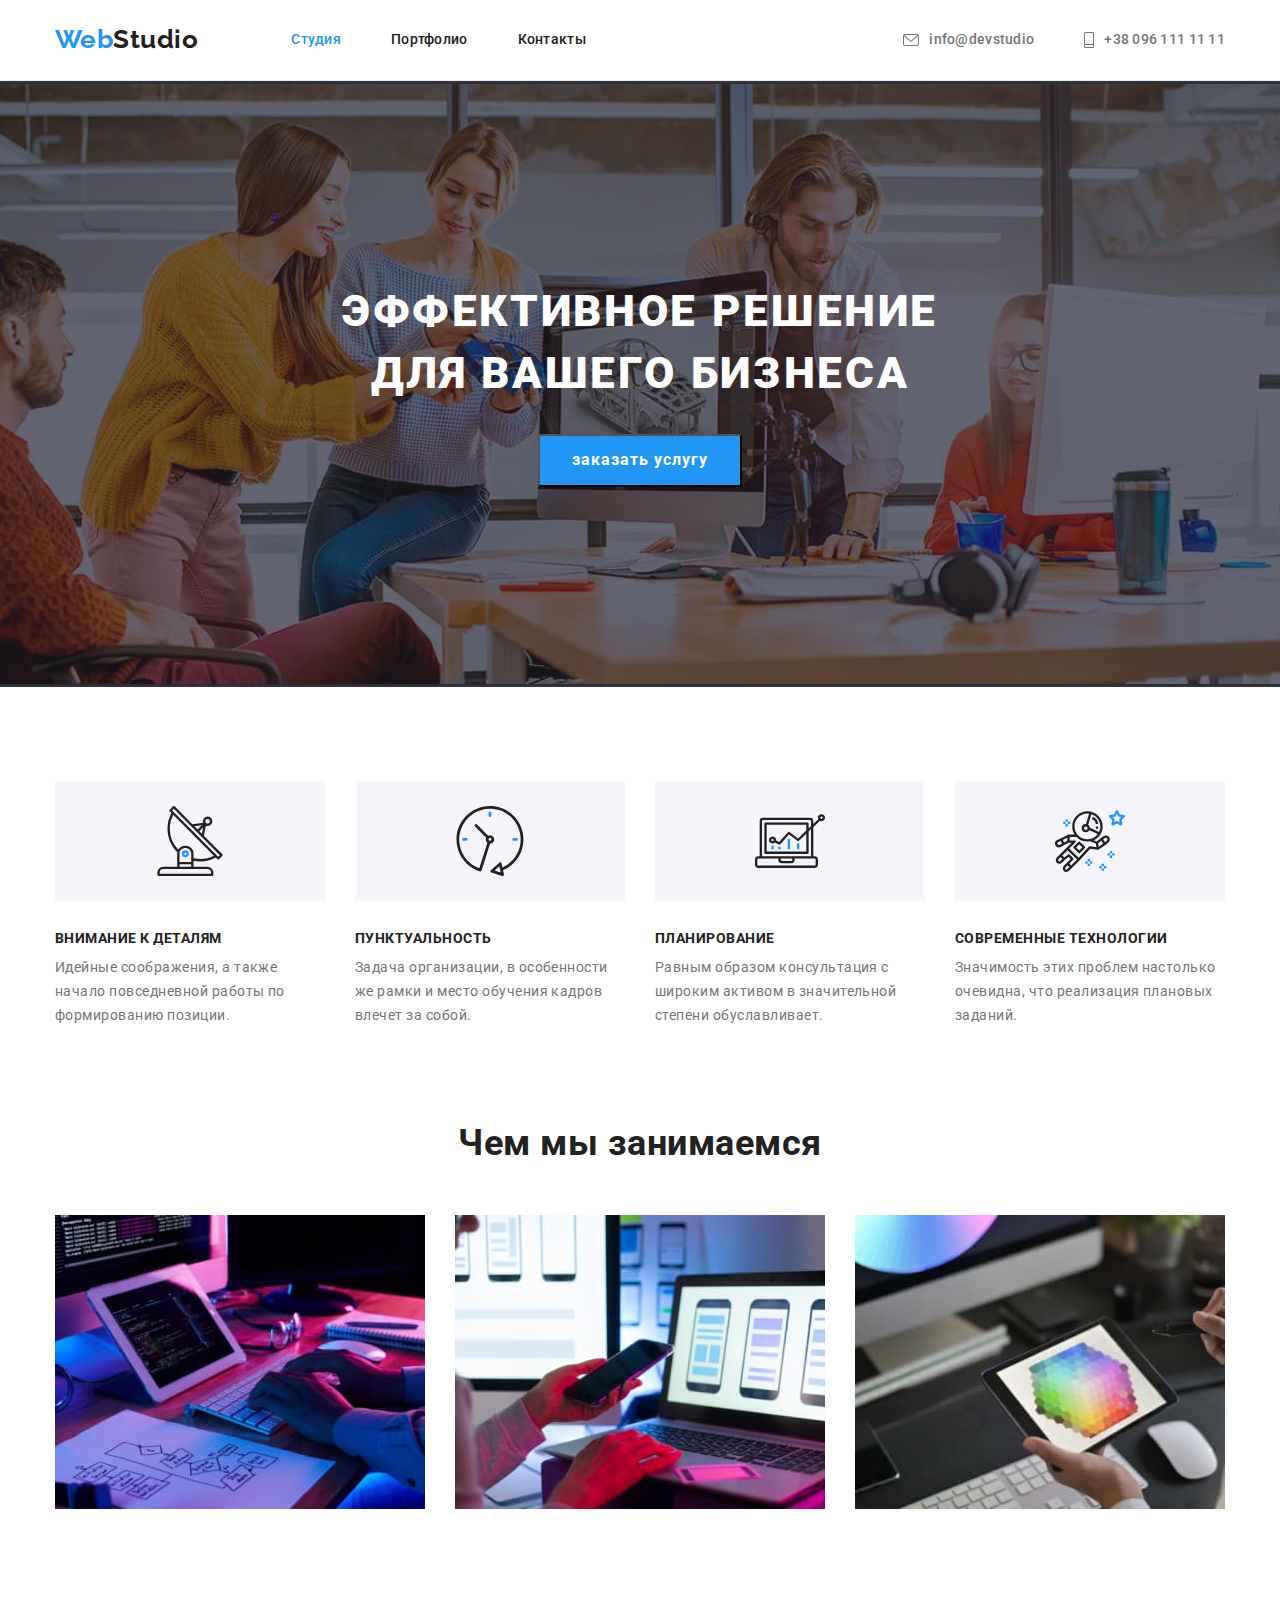
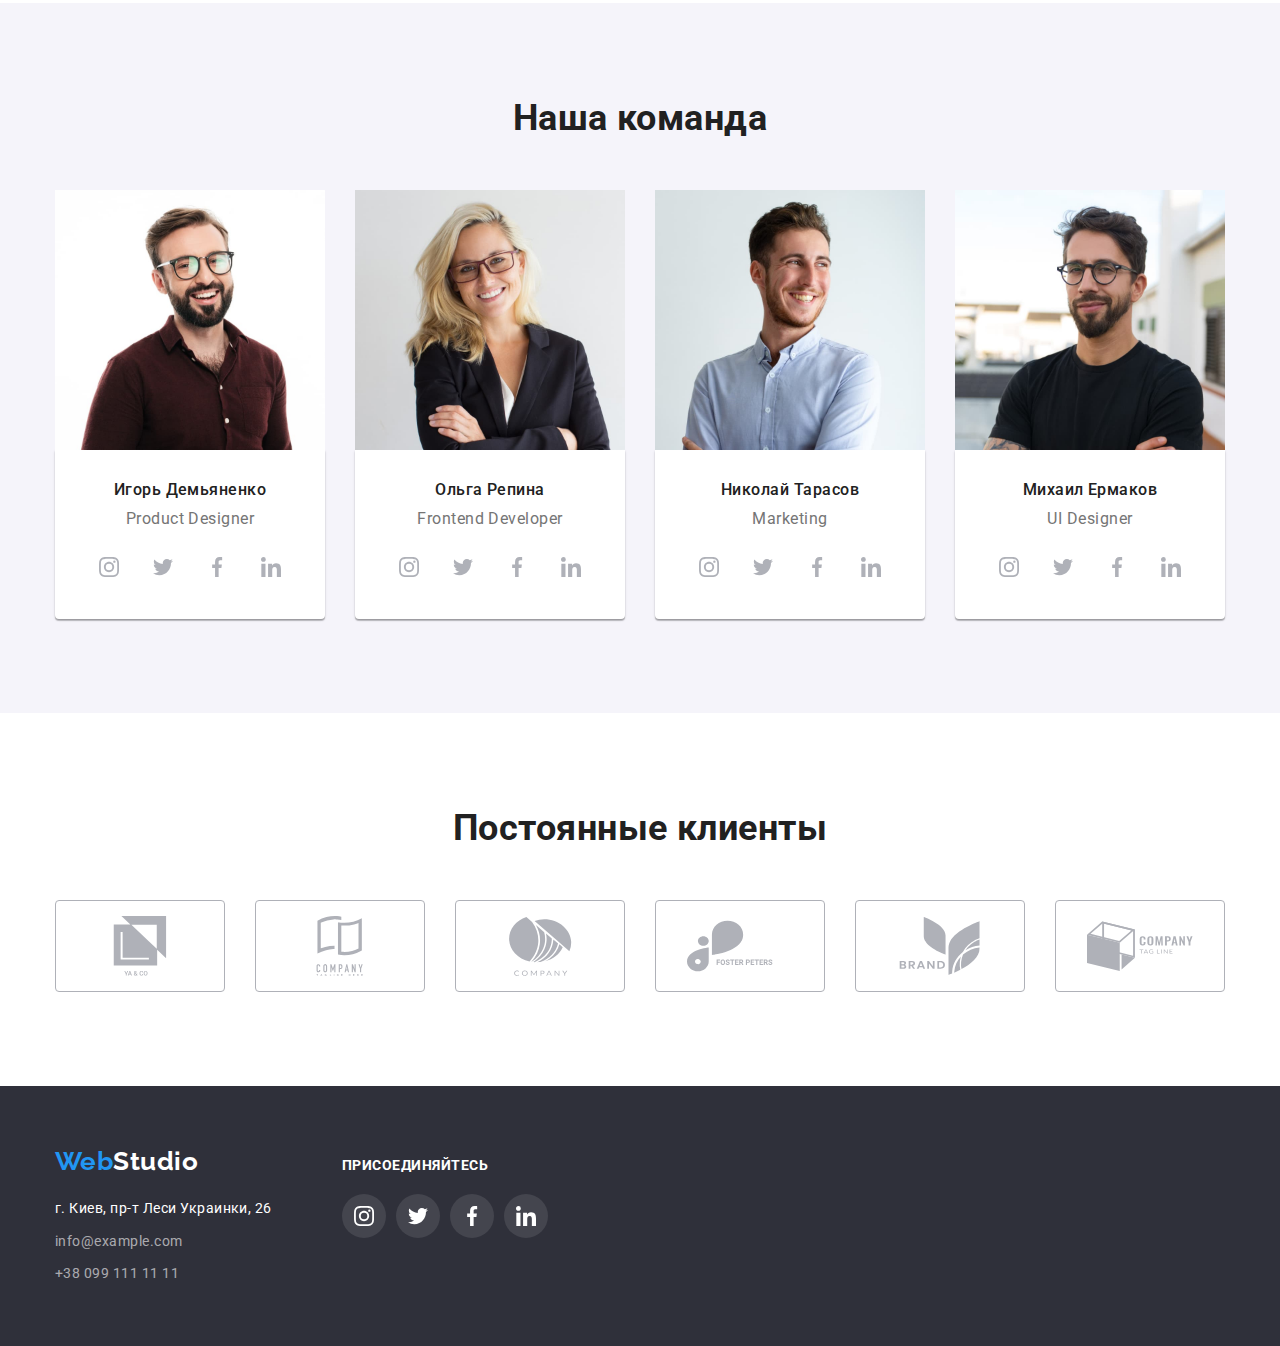
<file: index.html>
<!DOCTYPE html>
<html lang="en">
  <head>
    <meta charset="UTF-8" />
    <meta http-equiv="X-UA-Compatible" content="IE=edge" />
    <meta name="WebStudio" content="effective solution for your busines" />
    <title>WebStudio</title>
    <link
      href="https://fonts.googleapis.com/css2?family=Raleway:wght@700&family=Roboto:wght@400;500;700;900&display=swap"
      rel="stylesheet"
    />
    <link
      rel="stylesheet"
      href="https://cdnjs.cloudflare.com/ajax/libs/modern-normalize/1.1.0/modern-normalize.min.css"
    />
    <link rel="stylesheet" href="./css/styles.css" />
  </head>

  <!--Body-->

  <body>
    <!--Шапка сайта-->
    <header class="nav">
      <div class="container main-nav">
        <a href="./index.html" class="nav-logo"
          ><span class="span-logo">Web</span>Studio
        </a>
        <nav class="header-nav">
          <ul class="nav-list list">
            <li class="item">
              <a href="" class="nav-link current">Студия</a>
            </li>
            <li class="item">
              <a href="./portfolio.html" class="nav-link">Портфолио</a>
            </li>
            <li class="item">
              <a href="" class="nav-link">Контакты</a>
            </li>
          </ul>
        </nav>

        <!--контакты-->

        <ul class="contact-list list">
          <li class="item">
            <a href="mailto:info@devstudio.com" class="contact-link">
              <svg class="icon-contact" width="16" height="12">
                <use href="./images/symbol-defs.svg#icon-envelope"></use>
              </svg>
              info@devstudio
            </a>
          </li>
          <li class="item">
            <a href="tel:+380961111111" class="contact-link">
              <svg class="icon-contact" width="10" height="16">
                <use href="./images/symbol-defs.svg#icon-Vector"></use>
              </svg>
              +38 096 111 11 11
            </a>
          </li>
        </ul>
      </div>
    </header>

    <!--Main-->
    <main>
      <!--Hero-->
      <section class="hero action">
        <div class="container">
          <h1 class="title">Эффективное решение для вашего бизнеса</h1>
          <!--Button-->
          <button type="button" class="button">заказать услугу</button>
        </div>
      </section>

      <!--Преимущества-->
      <section class="advantages section no-padding">
        <div class="container">
          <ul class="advantages-list">
            <li class="advantages-item">
              <div class="adv-wrap">
                <svg class="advantages-icon" width="70" height="70">
                  <use href="./images/symbol-defs.svg#icon-antenna"></use>
                </svg>
              </div>

              <h3 class="advantages-title">Внимание к деталям</h3>
              <p class="advantages-text">
                Идейные соображения, а также начало повседневной работы по
                формированию позиции.
              </p>
            </li>

            <li class="advantages-item">
              <div class="adv-wrap">
                <svg class="advantages-icon" width="70" height="70">
                  <use href="./images/symbol-defs.svg#icon-clock"></use>
                </svg>
              </div>
              <h3 class="advantages-title">Пунктуальность</h3>
              <p class="advantages-text">
                Задача организации, в особенности же рамки и место обучения
                кадров влечет за собой.
              </p>
            </li>

            <li class="advantages-item">
              <div class="adv-wrap">
                <svg class="advantages-icon" width="70" height="70">
                  <use href="./images/symbol-defs.svg#icon-diagram"></use>
                </svg>
              </div>
              <h3 class="advantages-title">Планирование</h3>
              <p class="advantages-text">
                Равным образом консультация с широким активом в значительной
                степени обуславливает.
              </p>
            </li>

            <li class="advantages-item">
              <div class="adv-wrap">
                <svg class="advantages-icon" width="70" height="70">
                  <use href="./images/symbol-defs.svg#icon-astronaut"></use>
                </svg>
              </div>
              <h3 class="advantages-title">Современные технологии</h3>
              <p class="advantages-text">
                Значимость этих проблем настолько очевидна, что реализация
                плановых заданий.
              </p>
            </li>
          </ul>
        </div>
      </section>

      <!--Description-->
      <section class="description section">
        <div class="container">
          <h2 class="description-title">Чем мы занимаемся</h2>
          <ul class="description-list">
            <!--programmer-->
            <li class="description-item">
              <img
                src="./images/programer.jpg"
                alt="programer-working"
                width="370"
                height="294"
              />
            </li>

            <li class="description-item">
              <!--web-ui-designers-->
              <img
                src="./images/web-ui-designers.jpg"
                alt="designers-are-developing"
                width="370"
                height="294"
              />
            </li>

            <li class="description-item">
              <!--creativ-artists-->
              <img
                src="./images/creativ-artists.jpg"
                alt="creative-artist-with-working-color-selection"
                width="370"
                height="294"
              />
            </li>
          </ul>
        </div>
      </section>

      <!--Crewmember-->
      <section class="crewmember section">
        <div class="container">
          <h2 class="crew-title">Наша команда</h2>
          <ul class="crewmember-list">
            <!--productdesigner-->
            <li class="crew-item">
              <img
                src="./images/productdesigner.jpg"
                alt="product-designer"
                width="270"
                height="260"
                class="cre-img"
              />
              <div class="crew-card">
                <h3 class="crew-name">Игорь Демьяненко</h3>
                <p class="crew-position">Product Designer</p>
                <ul class="social-list">
                  <li class="social-item">
                    <a
                      href=""
                      class="crew-link"
                      target="_blank"
                      rel="nooper noreferrer"
                    >
                      <svg class="icon-inst" width="20" height="20">
                        <use
                          href="./images/symbol-defs.svg#icon-instagram"
                        ></use>
                      </svg>
                    </a>
                  </li>
                  <li class="social-item">
                    <a
                      href=""
                      class="crew-link"
                      target="_blank"
                      rel="nooper noreferrer"
                    >
                      <svg class="icon-twit" width="20" height="20">
                        <use href="./images/symbol-defs.svg#icon-twitter"></use>
                      </svg>
                    </a>
                  </li>
                  <li class="social-item">
                    <a
                      href=""
                      class="crew-link"
                      target="_blank"
                      rel="nooper noreferrer"
                    >
                      <svg class="icon-face" width="20" height="20">
                        <use
                          href="./images/symbol-defs.svg#icon-facebook"
                        ></use>
                      </svg>
                    </a>
                  </li>
                  <li class="social-item">
                    <a
                      href=""
                      class="crew-link"
                      target="_blank"
                      rel="nooper noreferrer"
                    >
                      <svg class="icon-link" width="20" height="20">
                        <use
                          href="./images/symbol-defs.svg#icon-linkedin"
                        ></use>
                      </svg>
                    </a>
                  </li>
                </ul>
              </div>
            </li>

            <!--Frontend-->
            <li class="crew-item">
              <img
                src="./images/frontend.jpg"
                alt="frontend"
                width="270"
                height="260"
              />
              <div class="crew-card">
                <h3 class="crew-name">Ольга Репина</h3>
                <p class="crew-position">Frontend Developer</p>
                <ul class="social-list">
                  <li class="social-item">
                    <a
                      href=""
                      class="crew-link"
                      target="_blank"
                      rel="nooper noreferrer"
                    >
                      <svg class="icon-inst" width="20" height="20">
                        <use
                          href="./images/symbol-defs.svg#icon-instagram"
                        ></use>
                      </svg>
                    </a>
                  </li>
                  <li class="social-item">
                    <a
                      href=""
                      class="crew-link"
                      target="_blank"
                      rel="nooper noreferrer"
                    >
                      <svg class="icon-twit" width="20" height="20">
                        <use href="./images/symbol-defs.svg#icon-twitter"></use>
                      </svg>
                    </a>
                  </li>
                  <li class="social-item">
                    <a
                      href=""
                      class="crew-link"
                      target="_blank"
                      rel="nooper noreferrer"
                    >
                      <svg class="icon-face" width="20" height="20">
                        <use
                          href="./images/symbol-defs.svg#icon-facebook"
                        ></use>
                      </svg>
                    </a>
                  </li>
                  <li class="social-item">
                    <a
                      href=""
                      class="crew-link"
                      target="_blank"
                      rel="nooper noreferrer"
                    >
                      <svg class="icon-link" width="20" height="20">
                        <use
                          href="./images/symbol-defs.svg#icon-linkedin"
                        ></use>
                      </svg>
                    </a>
                  </li>
                </ul>
              </div>
            </li>

            <!--Marketing-->
            <li class="crew-item">
              <img
                src="./images/marketing.jpg"
                alt="marketing"
                width="270"
                height="260"
              />
              <div class="crew-card">
                <h3 class="crew-name">Николай Тарасов</h3>
                <p class="crew-position">Marketing</p>
                <ul class="social-list">
                  <li class="social-item">
                    <a
                      href=""
                      class="crew-link"
                      target="_blank"
                      rel="nooper noreferrer"
                    >
                      <svg class="icon-inst" width="20" height="20">
                        <use
                          href="./images/symbol-defs.svg#icon-instagram"
                        ></use>
                      </svg>
                    </a>
                  </li>
                  <li class="social-item">
                    <a
                      href=""
                      class="crew-link"
                      target="_blank"
                      rel="nooper noreferrer"
                    >
                      <svg class="icon-twit" width="20" height="20">
                        <use href="./images/symbol-defs.svg#icon-twitter"></use>
                      </svg>
                    </a>
                  </li>
                  <li class="social-item">
                    <a
                      href=""
                      class="crew-link"
                      target="_blank"
                      rel="nooper noreferrer"
                    >
                      <svg class="icon-face" width="20" height="20">
                        <use
                          href="./images/symbol-defs.svg#icon-facebook"
                        ></use>
                      </svg>
                    </a>
                  </li>
                  <li class="social-item">
                    <a
                      href=""
                      class="crew-link"
                      target="_blank"
                      rel="nooper noreferrer"
                    >
                      <svg class="icon-link" width="20" height="20">
                        <use
                          href="./images/symbol-defs.svg#icon-linkedin"
                        ></use>
                      </svg>
                    </a>
                  </li>
                </ul>
              </div>
            </li>

            <!--UlDesigner-->
            <li class="crew-item">
              <img
                src="./images/uldesigner.jpg"
                alt="ul-designer"
                width="270"
                height="260"
              />
              <div class="crew-card">
                <h3 class="crew-name">Михаил Ермаков</h3>
                <p class="crew-position">UI Designer</p>
                <ul class="social-list">
                  <li class="social-item">
                    <a
                      href=""
                      class="crew-link"
                      target="_blank"
                      rel="nooper noreferrer"
                    >
                      <svg class="icon-inst" width="20" height="20">
                        <use
                          href="./images/symbol-defs.svg#icon-instagram"
                        ></use>
                      </svg>
                    </a>
                  </li>
                  <li class="social-item">
                    <a
                      href=""
                      class="crew-link"
                      target="_blank"
                      rel="nooper noreferrer"
                    >
                      <svg class="icon-twit" width="20" height="20">
                        <use href="./images/symbol-defs.svg#icon-twitter"></use>
                      </svg>
                    </a>
                  </li>
                  <li class="social-item">
                    <a
                      href=""
                      class="crew-link"
                      target="_blank"
                      rel="nooper noreferrer"
                    >
                      <svg class="icon-face" width="20" height="20">
                        <use
                          href="./images/symbol-defs.svg#icon-facebook"
                        ></use>
                      </svg>
                    </a>
                  </li>
                  <li class="social-item">
                    <a
                      href=""
                      class="crew-link"
                      target="_blank"
                      rel="nooper noreferrer"
                    >
                      <svg class="icon-link" width="20" height="20">
                        <use
                          href="./images/symbol-defs.svg#icon-linkedin"
                        ></use>
                      </svg>
                    </a>
                  </li>
                </ul>
              </div>
            </li>
          </ul>
        </div>
      </section>

      <!--clients-->
      <section class="clients section">
        <div class="container">
          <h2 class="clients-title">Постоянные клиенты</h2>

          <ul class="box-list">
            <li class="box-item">
              <a
                href=""
                class="client-link"
                target="_blank"
                rel="nooper noreferrer"
              >
                <svg class="icon-company1" width="106" height="60">
                  <use href="./images/symbol-defs.svg#icon-company1"></use>
                </svg>
              </a>
            </li>

            <li class="box-item">
              <a
                href=""
                class="client-link"
                target="_blank"
                rel="nooper noreferrer"
              >
                <svg class="icon-company2" width="106" height="60">
                  <use href="./images/symbol-defs.svg#icon-company2"></use>
                </svg>
              </a>
            </li>
            <li class="box-item">
              <a
                href=""
                class="client-link"
                target="_blank"
                rel="nooper noreferrer"
              >
                <svg class="icon-company3" width="106" height="60">
                  <use href="./images/symbol-defs.svg#icon-company3"></use>
                </svg>
              </a>
            </li>
            <li class="box-item">
              <a
                href=""
                class="client-link"
                target="_blank"
                rel="nooper noreferrer"
              >
                <svg class="icon-company4" width="106px" height="60px">
                  <use href="./images/symbol-defs.svg#icon-company4"></use>
                </svg>
              </a>
            </li>
            <li class="box-item">
              <a
                href=""
                class="client-link"
                target="_blank"
                rel="nooper noreferrer"
              >
                <svg class="icon-company5" width="106" height="60">
                  <use href="./images/symbol-defs.svg#icon-company5"></use>
                </svg>
              </a>
            </li>
            <li class="box-item">
              <a
                href=""
                class="client-link"
                target="_blank"
                rel="nooper noreferrer"
              >
                <svg class="icon-company6" width="106" height="60">
                  <use href="./images/symbol-defs.svg#icon-company6"></use>
                </svg>
              </a>
            </li>
          </ul>
        </div>
      </section>
    </main>
    <!--Footer-->
    <footer class="footer">
      <div class="container footer-content">
        <div class="footer-wrap">
          <a href="./index.html" class="logo"
            ><span class="span-logo">Web</span>Studio
          </a>
          <address>
            <ul class="address-list">
              <li class="address-item">
                <a
                  href="https://www.google.pl/maps/place/%D0%B1%D1%83%D0%BB.+%D0%9B%D0%B5%D1%81%D0%B8+%D0%A3%D0%BA%D1%80%D0%B0%D0%B8%D0%BD%D0%BA%D0%B8,+26,+%D0%9A%D0%B8%D0%B5%D0%B2,+%D0%A3%D0%BA%D1%80%D0%B0%D0%B8%D0%BD%D0%B0,+02000/@50.4265841,30.5361971,17z/data=!3m1!4b1!4m5!3m4!1s0x40d4cf0e033ecbe9:0x57a4dffefec77da0!8m2!3d50.4265807!4d30.5383858"
                  target="_blank"
                  rel="nooper noreferrer"
                  class="footer-link"
                >
                  г. Киев, пр-т Леси Украинки, 26
                </a>
              </li>

              <li class="address-item">
                <a href="mailto:info@example.com" class="footer-contact">
                  info@example.com
                </a>
              </li>

              <li class="address-item">
                <a href="tel:tel:+380991111111" class="footer-contact">
                  +38 099 111 11 11
                </a>
              </li>
            </ul>
          </address>
        </div>

        <div class="join-box">
          <h3 class="join-title">присоединяйтесь</h3>
          <ul class="join-list">
            <li class="join-item">
              <a
                href=""
                class="join-link"
                target="_blank"
                rel="nooper noreferrer"
              >
                <svg class="icon-inst" width="20" height="20">
                  <use href="./images/symbol-defs.svg#icon-instagram"></use>
                </svg>
              </a>
            </li>
            <li class="join-item">
              <a
                href=""
                class="join-link"
                target="_blank"
                rel="nooper noreferrer"
              >
                <svg class="icon-inst" width="20" height="20">
                  <use href="./images/symbol-defs.svg#icon-twitter"></use>
                </svg>
              </a>
            </li>
            <li class="join-item">
              <a
                href=""
                class="join-link"
                target="_blank"
                rel="nooper noreferrer"
              >
                <svg class="icon-inst" width="20" height="20">
                  <use href="./images/symbol-defs.svg#icon-facebook"></use>
                </svg>
              </a>
            </li>
            <li class="join-item">
              <a
                href=""
                class="join-link"
                target="_blank"
                rel="nooper noreferrer"
              >
                <svg class="icon-inst" width="20" height="20">
                  <use href="./images/symbol-defs.svg#icon-linkedin"></use>
                </svg>
              </a>
            </li>
          </ul>
        </div>
      </div>
    </footer>
  </body>
</html>
</file>
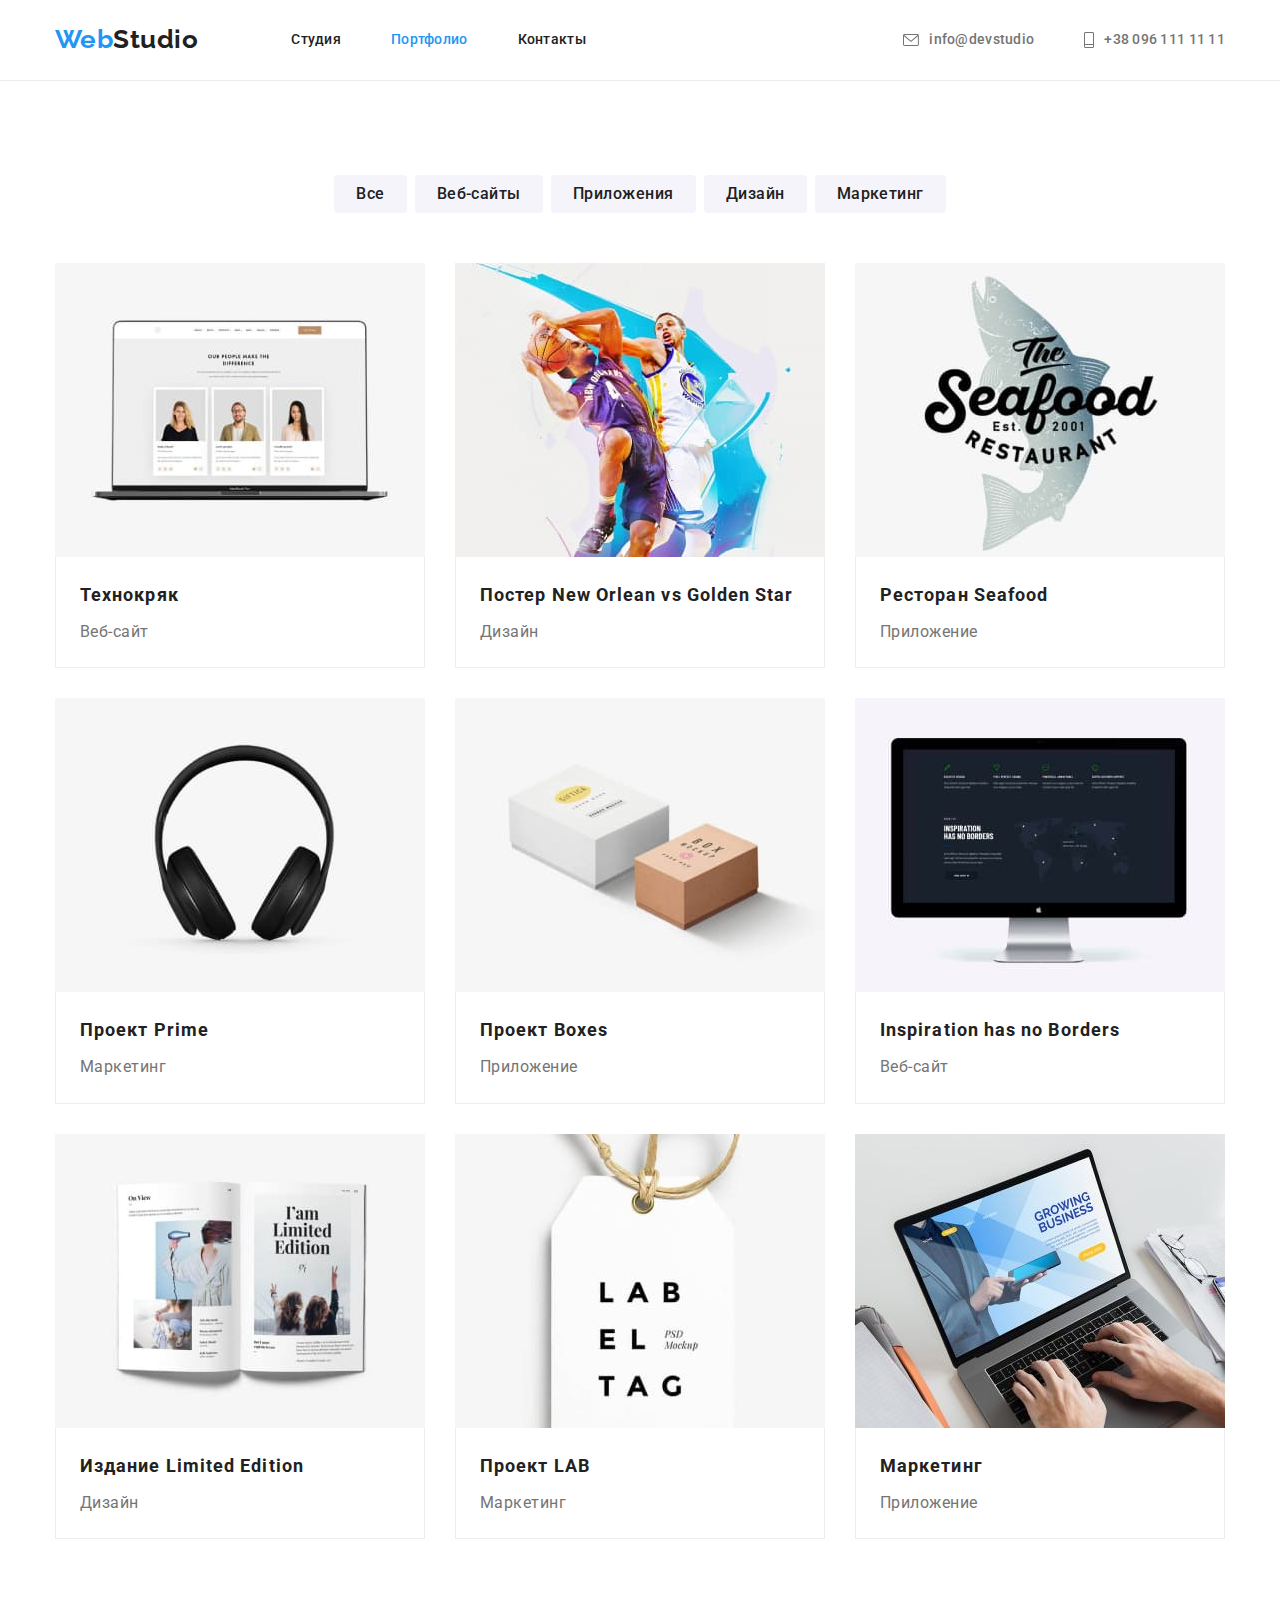
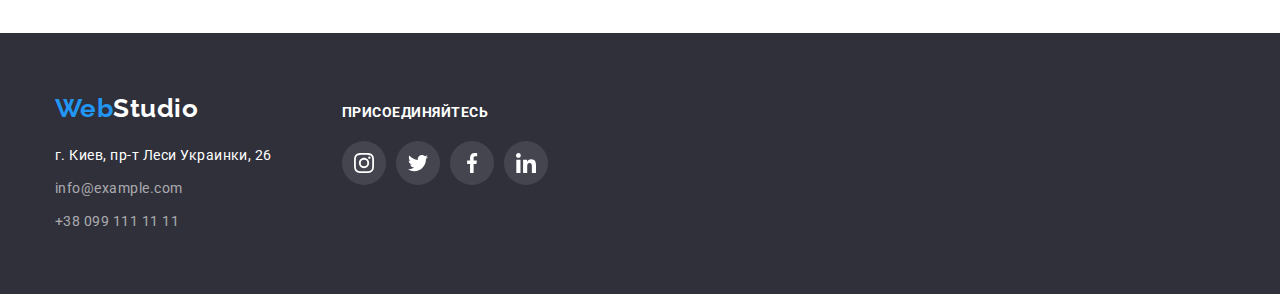
<file: portfolio.html>
<!DOCTYPE html>
<html lang="en">
  <head>
    <meta charset="UTF-8" />
    <meta http-equiv="X-UA-Compatible" content="IE=edge" />
    <meta name="viewport" content="width=device-width, initial-scale=1.0" />
    <title>Portfolio</title>
    <link
      href="https://fonts.googleapis.com/css2?family=Raleway:wght@700&family=Roboto:wght@400;500;700;900&display=swap"
      rel="stylesheet"
    />
    <link
      rel="stylesheet"
      href="https://cdnjs.cloudflare.com/ajax/libs/modern-normalize/1.1.0/modern-normalize.min.css"
    />
    <link rel="stylesheet" href="./css/styles.css" />
  </head>
  <body>
    <header class="nav">
      <div class="container main-nav">
        <nav class="header-nav">
          <a href="./index.html" class="nav-logo"
            ><span class="span-logo">Web</span>Studio
          </a>
          <ul class="nav-list">
            <li class="item">
              <a href="./index.html" class="nav-link">Студия</a>
            </li>
            <li class="item">
              <a href="./portfolio.html" class="nav-link current">Портфолио</a>
            </li>
            <li class="item">
              <a href="" class="nav-link">Контакты</a>
            </li>
          </ul>
        </nav>

        <!--контакты-->

        <ul class="contact-list list">
          <li class="item">
            <a href="mailto:info@devstudio" class="contact-link">
              <svg class="icon-contact" width="16" height="12">
                <use href="./images/symbol-defs.svg#icon-envelope"></use>
              </svg>
              info@devstudio
            </a>
          </li>
          <li class="item">
            <a href="tel:+380961111111" class="contact-link">
              <svg class="icon-contact" width="10" height="16">
                <use href="./images/symbol-defs.svg#icon-Vector"></use>
              </svg>
              +38 096 111 11 11
            </a>
          </li>
        </ul>
      </div>
    </header>

    <!--buttons-filter-->

    <!--Main-->
    <main>
      <section class="general section">
        <div class="container">
          <ul class="button-list btn-link">
            <li>
              <button type="button" class="button-link btn-text">Все</button>
            </li>
            <li>
              <button type="button" class="button-link btn-text">
                Веб-сайты
              </button>
            </li>
            <li>
              <button type="button" class="button-link btn-text">
                Приложения
              </button>
            </li>
            <li>
              <button type="button" class="button-link btn-text">Дизайн</button>
            </li>
            <li>
              <button type="button" class="button-link btn-text">
                Маркетинг
              </button>
            </li>
          </ul>

          <ul class="portfolio-list">
            <!--Технокряк-->
            <li class="portfolio-item">
              <a href="" class="portfolio-link">
                <img
                  src="./images/portfolio/tekhno.jpg"
                  width="370"
                  alt="computer with pictures"
                />
                <div class="portfolio-card">
                  <h2 class="portfolio-title">Технокряк</h2>
                  <p class="portfolio-text">Веб-сайт</p>
                </div>
              </a>
            </li>

            <!--Постер New Orlean vs Golden Star-->
            <li class="portfolio-item">
              <a href="" class="portfolio-link">
                <img
                  src="./images/portfolio/new-orlean.jpg"
                  width="370"
                  alt="basketball players"
                />
                <div class="portfolio-card">
                  <h2 class="portfolio-title">
                    Постер New Orlean vs Golden Star
                  </h2>
                  <p class="portfolio-text">Дизайн</p>
                </div>
              </a>
            </li>

            <!--Ресторан Seafood-->
            <li class="portfolio-item">
              <a href="" class="portfolio-link">
                <img
                  src="./images/portfolio/seafood.jpg"
                  width="370"
                  alt="sea food restaurant sign"
                />
                <div class="portfolio-card">
                  <h2 class="portfolio-title">Ресторан Seafood</h2>
                  <p class="portfolio-text">Приложение</p>
                </div>
              </a>
            </li>

            <!--Проект Prime-->
            <li class="portfolio-item">
              <a href="" class="portfolio-link">
                <img
                  src="./images/portfolio/prime.jpg"
                  width="370"
                  alt="black headphones"
                />
                <div class="portfolio-card">
                  <h2 class="portfolio-title">Проект Prime</h2>
                  <p class="portfolio-text">Маркетинг</p>
                </div>
              </a>
            </li>

            <!--Проект Boxes-->
            <li class="portfolio-item">
              <a href="" class="portfolio-link">
                <img
                  src="./images/portfolio/boxes.jpg"
                  width="370"
                  alt="white and brown boxes"
                />
                <div class="portfolio-card">
                  <h2 class="portfolio-title">Проект Boxes</h2>
                  <p class="portfolio-text">Приложение</p>
                </div>
              </a>
            </li>

            <!--Inspiration has no Borders-->
            <li class="portfolio-item">
              <a href="" class="portfolio-link">
                <img
                  src="./images/portfolio/borders.jpg"
                  width="370"
                  alt="computer monitor"
                />
                <div class="portfolio-card">
                  <h2 class="portfolio-title">Inspiration has no Borders</h2>
                  <p class="portfolio-text">Веб-сайт</p>
                </div>
              </a>
            </li>

            <!--Издание Limited Edition-->
            <li class="portfolio-item">
              <a href="" class="portfolio-link">
                <img
                  src="./images/portfolio/edition.jpg"
                  width="370"
                  alt="open book"
                />
                <div class="portfolio-card">
                  <h2 class="portfolio-title">Издание Limited Edition</h2>
                  <p class="portfolio-text">Дизайн</p>
                </div>
              </a>
            </li>

            <!--Проект LAB-->
            <li class="portfolio-item">
              <a href="" class="portfolio-link">
                <img src="./images/portfolio/lab.jpg" width="370" alt="tag" />
                <div class="portfolio-card">
                  <h2 class="portfolio-title">Проект LAB</h2>
                  <p class="portfolio-text">Маркетинг</p>
                </div>
              </a>
            </li>

            <!--Growing Business-->
            <li class="portfolio-item">
              <a href="" class="portfolio-link">
                <img
                  src="./images/portfolio/business.jpg"
                  width="370"
                  alt="laptop work"
                />
                <div class="portfolio-card">
                  <h2 class="portfolio-title">Маркетинг</h2>
                  <p class="portfolio-text">Приложение</p>
                </div>
              </a>
            </li>
          </ul>
        </div>
      </section>
    </main>
    <!--footer-->
    <footer class="footer">
      <div class="container footer-content">
        <div class="footer-wrap">
          <a href="./index.html" class="logo"
            ><span class="span-logo">Web</span>Studio
          </a>
          <address>
            <ul class="address-list">
              <li class="address-item">
                <a
                  href="https://www.google.pl/maps/place/%D0%B1%D1%83%D0%BB.+%D0%9B%D0%B5%D1%81%D0%B8+%D0%A3%D0%BA%D1%80%D0%B0%D0%B8%D0%BD%D0%BA%D0%B8,+26,+%D0%9A%D0%B8%D0%B5%D0%B2,+%D0%A3%D0%BA%D1%80%D0%B0%D0%B8%D0%BD%D0%B0,+02000/@50.4265841,30.5361971,17z/data=!3m1!4b1!4m5!3m4!1s0x40d4cf0e033ecbe9:0x57a4dffefec77da0!8m2!3d50.4265807!4d30.5383858"
                  target="_blank"
                  rel="nooper noreferrer"
                  class="footer-link"
                >
                  г. Киев, пр-т Леси Украинки, 26
                </a>
              </li>

              <li class="address-item">
                <a href="mailto:info@example.com" class="footer-contact">
                  info@example.com
                </a>
              </li>

              <li class="address-item">
                <a href="tel:tel:+380991111111" class="footer-contact">
                  +38 099 111 11 11
                </a>
              </li>
            </ul>
          </address>
        </div>

        <div class="join-box">
          <h3 class="join-title">присоединяйтесь</h3>
          <ul class="join-list">
            <li class="join-item">
              <a href="" class="join-link">
                <svg class="icon-inst" width="20" height="20">
                  <use href="./images/symbol-defs.svg#icon-instagram"></use>
                </svg>
              </a>
            </li>
            <li class="join-item">
              <a href="" class="join-link">
                <svg class="icon-inst" width="20" height="20">
                  <use href="./images/symbol-defs.svg#icon-twitter"></use>
                </svg>
              </a>
            </li>
            <li class="join-item">
              <a href="" class="join-link">
                <svg class="icon-inst" width="20" height="20">
                  <use href="./images/symbol-defs.svg#icon-facebook"></use>
                </svg>
              </a>
            </li>
            <li class="join-item">
              <a href="" class="join-link">
                <svg class="icon-inst" width="20" height="20">
                  <use href="./images/symbol-defs.svg#icon-linkedin"></use>
                </svg>
              </a>
            </li>
          </ul>
        </div>
      </div>
    </footer>
  </body>
</html>
</file>
<file: css/styles.css>
:root {
  /*background-color*/
  --main-bgr-color: #e5e5e5;
  --footer-bgr-color: #2f303a;
  --header-bgr-color: #ffffff;
  --team-section-bgr-color: #f5f4fa;
  --accent-bgr-color: #2196f3;
  --btn-hover-color: #188ce8;
  --header-border-color: #ececec;
  --link-tex-color: #afb1b8;
  --titel-bgr-color: #c4c4c4;

  /*text-color*/
  --main-text-color: #212121;
  --additional-text-color: #757575;
  --title-text-color: #ffffff;
  --footer-link-color: rgba(255, 255, 255, 0.6);
}

/*body*/

body {
  color: var(--main-text-color);
  font-family: Roboto, sans-serif;
  letter-spacing: 0.03em;
}

/*ul-removed all markers*/

ul {
  margin: 0;
  padding-left: 0;
  list-style: none;
}

img {
  display: block;
}
h1,
h2,
h3 {
  margin: 0;
}

p {
  margin: 0;
}
/*container*/
.container {
  width: 1200px;
  margin-right: auto;
  margin-left: auto;
  padding-left: 15px;
  padding-right: 15px;
  /*outline: 2px solid tomato;*/
}

/*section*/

.section {
  padding-top: 94px;
  padding-bottom: 94px;
}

/*header*/

.nav {
  background-color: var(--header-bgr-color);
  border-bottom: 1px solid #ececec;
}

/*main-nav*/

.main-nav {
  display: flex;
  align-items: center;
}

/*header-nav*/

.header-nav {
  display: flex;
  align-items: center;
}

/*logo*/

.nav-logo {
  color: var(--main-text-color);
  text-decoration: none;
  font-family: Raleway, sans-serif;
  font-weight: 700;
  font-size: 26px;
  line-height: 1.2;
}

.nav-logo:hover,
.nav-logo:focus {
  color: var(--accent-bgr-color);
}

.span-logo {
  color: var(--accent-bgr-color);
}

/*nav-list*/

.nav-list {
  display: flex;
  margin-left: 93px;
}

.nav-list .item + .item {
  margin-left: 50px;
}

/*nav-link*/

.nav-link {
  display: block;
  padding-top: 32px;
  padding-bottom: 32px;
  color: var(--main-text-color);
  text-decoration: none;

  font-weight: 500;
  font-size: 14px;
  line-height: 1.1;
  letter-spacing: 0.02em;
}

.nav-link:hover,
.nav-link:focus {
  color: var(--accent-bgr-color);
}

.current {
  color: var(--accent-bgr-color);
}

/*contact-list*/

.contact-list {
  display: flex;
  margin-left: auto;
  align-items: center;
}

.contact-list .item + .item {
  margin-left: 50px;
}
.icon-contact {
  margin-right: 10px;
}
.icon-contact {
  fill: currentColor;
}
/*contact*/

.contact-link {
  display: flex;
  padding-top: 32px;
  padding-bottom: 32px;
  color: var(--additional-text-color);
  text-decoration: none;
  align-items: center;
  font-weight: 500;
  font-size: 14px;
  line-height: 1.14;
  letter-spacing: 0.02em;
}
.contact-link:hover,
.contact-link:focus {
  color: var(--accent-bgr-color);
}
.action {
  background-color: var(--titel-bgr-color);
  background-repeat: no-repeat;
  background-position: center;
  max-width: 1600px;
  margin-inline: auto;
  padding: 200px 0px;
  background-image: linear-gradient(
      to right,
      rgba(47, 48, 58, 0.4),
      rgba(47, 48, 58, 0.4)
    ),
    url(../images/header-background.jpg);
}
/*hero*/
.hero {
  background-color: var(--footer-bgr-color);
  text-align: center;
}

/*title*/
.title {
  max-width: 696px;
  margin: auto;
  color: var(--title-text-color);
  font-weight: 900;
  font-size: 44px;
  line-height: 1.4;
  letter-spacing: 0.06em;
  text-align: center;
  text-transform: uppercase;
}
/*button*/
.button {
  background-color: var(--accent-bgr-color);
  color: var(--title-text-color);
  padding: 10px 32px;
  margin-top: 30px;
  min-width: 200px;
  font-family: inherit;
  font-weight: 700;
  font-size: 16px;
  line-height: 1.8;
  align-items: center;
  letter-spacing: 0.06em;
  cursor: pointer;
}
.button:hover,
.button:focus {
  background-color: var(--btn-hover-color);
  color: var(--title-text-color);
}

/*advantages*/
.advantages {
  background-color: var(--header-bgr-color);
}

/*advantages-title*/

.advantages-title {
  margin-bottom: 10px;

  font-weight: 700;
  font-size: 14px;
  line-height: 1.1;
  text-transform: uppercase;
}

/*advantages-text*/

.advantages-text {
  color: var(--additional-text-color);
  font-size: 14px;
  line-height: 1.7;
}

/*advantages-list*/

.advantages-list {
  display: flex;

  margin-right: -30px;
  margin-bottom: -30px;
}
.advantages-item {
  width: 270px;
  margin-right: 30px;
  margin-bottom: 30px;
}

.adv-wrap {
  width: 270px;

  height: 120px;
  display: flex;
  justify-content: center;
  align-items: center;
  display: flex;
  justify-content: center;

  margin-bottom: 30px;
  background-color: var(--team-section-bgr-color);
}
.advantages-icon {
  display: block;
  background-color: var(--team-section-bgr-color);
}
/*description*/

.description {
  background-color: var(--header-bgr-color);
}

/*no-padding*/
.no-padding {
  padding-bottom: 0;
}
/*description-title*/
.description-title {
  margin-top: 0;
  margin-bottom: 50px;

  font-weight: 700;
  font-size: 36px;
  line-height: 1.2;
  text-align: center;
}

/*description-list*/
.description-list {
  display: flex;
  flex-wrap: wrap;
}

/*description-item*/
.description-item {
  width: calc((100% - 2 * 30px) / 3);
  margin-right: 30px;
}
.description-item:nth-child(3n) {
  margin-right: 0;
}

/*crewmember*/
.crewmember-list {
  display: flex;
  flex-wrap: wrap;
}

/*crew-item*/
.crew-item {
  width: calc((100% - 3 * 30px) / 4);
  margin-right: 30px;
  margin-bottom: 30px;
}
.crew-card {
  margin-top: 0;
  padding-top: 30px;
  padding-bottom: 30px;
  box-shadow: 0px 1px 3px rgba(0, 0, 0, 0.12), 0px 1px 1px rgba(0, 0, 0, 0.14),
    0px 2px 1px rgba(0, 0, 0, 0.2);
  border-radius: 0px 0px 4px 4px;
  background-color: var(--header-bgr-color);
}
/*crew-item*/
/*.crew-position {
  margin-bottom: 16px;
}*/
.crew-item:nth-child(4n) {
  margin-right: 0;
}

.crew-item:nth-last-child(-n + 4) {
  margin-bottom: 0;
}
/*crewmember*/
.crewmember {
  background-color: var(--team-section-bgr-color);
}
/*crew-title*/
.crew-title {
  margin-bottom: 50px;

  font-weight: 700;
  font-size: 36px;
  line-height: 1.2;
  text-align: center;
}

/*crew-name*/
.crew-name {
  margin-top: 0;
  margin-bottom: 10px;
  font-weight: 500;
  font-size: 16px;
  line-height: 1.2;
  text-align: center;
}
/*crew-position*/
.crew-position {
  color: var(--additional-text-color);
  font-size: 16px;
  line-height: 1.2;
  text-align: center;
}

.social-list {
  display: flex;
  list-style: none;
  justify-content: center;

  margin-top: 16px;
}
.social-item:not(:first-child) {
  margin-left: 10px;
}
.social-item {
  width: 44px;
  height: 44px;
}
.crew-link {
  display: flex;
  justify-content: center;
  align-items: center;
  border-radius: 50%;

  width: 100%;
  height: 100%;
  color: var(--link-tex-color);
}

.crew-link:hover,
.crew-link:focus {
  color: var(--header-bgr-color);
  background-color: var(--accent-bgr-color);
}

/*icon-crew*/
.icon-inst,
.icon-twit,
.icon-face,
.icon-link {
  fill: currentColor;
}

/*clients*/
.clients {
  background-color: var(--header-bgr-color);
}

.clients-title {
  font-weight: 700;
  font-size: 36px;
  line-height: 1.2;
  text-align: center;
  margin-bottom: 50px;
}
/*client-box*/

.box-list {
  display: flex;
  justify-content: center;
  list-style: none;
}

.box-item {
  width: calc((100% - 5 * 30px) / 6);
  margin-right: 30px;
}

.box-item:nth-child(6n) {
  margin-right: 0;
}
.box-item {
  width: 170px;
  height: 92px;
}
.client-link {
  display: flex;
  align-items: center;
  justify-content: center;
  width: 100%;
  height: 100%;
  color: var(--link-tex-color);

  border: 1px solid #afb1b8;
  border-radius: 4px;
}
.client-link:hover,
.client-link:focus {
  color: var(--accent-bgr-color);
  border: 1px solid var(--accent-bgr-color);
}
.icon-company1,
.icon-company2,
.icon-company3,
.icon-company4,
.icon-company5,
.icon-company6 {
  fill: currentColor;
}

/*footer*/

.footer {
  background-color: var(--footer-bgr-color);
  padding-top: 60px;
  padding-bottom: 60px;
}

/*footer-container*/

/*futer-logo*/

.logo {
  display: block;
  margin-top: 0;
  margin-bottom: 20px;

  color: var(--title-text-color);
  text-decoration: none;

  font-family: Raleway, sans-serif;
  font-weight: 700;
  font-size: 26px;
  line-height: 1.2;
}

.logo:hover,
.logo:focus {
  color: var(--accent-bgr-color);
}

/*Address*/

/*footer-link*/

.footer-link {
  color: var(--title-text-color);
  text-decoration: none;
  font-style: normal;
  font-size: 14px;
  line-height: 1.7;
}
.footer-link:hover,
.footer-link:focus {
  color: var(--accent-bgr-color);
}
.address-item {
  margin-top: 0;
  margin-bottom: 9px;
}
.address-item:nth-child(3n) {
  margin-bottom: 0;
}
.footer-contact {
  color: var(--footer-link-color);
  text-decoration: none;

  font-style: normal;
  font-size: 14px;
  line-height: 1.7;
}
.footer-contact:focus,
.footer-contact:hover {
  color: var(--accent-bgr-color);
}
/*------join------------------*/

.join-title {
  font-weight: 700;
  font-size: 14px;
  line-height: 1.14;
  text-transform: uppercase;
  color: var(--header-bgr-color);
  margin-bottom: 20px;
}

.footer-content {
  display: flex;
  align-items: baseline;
}
/*.footer-wrap {
  width: 231px;
}*/
.join-box {
  margin-left: 70px;
}
.join-title {
  font-weight: 700;
  font-size: 14px;
  line-height: 1.14;
  text-transform: uppercase;

  margin-bottom: 20px;
}
.join-list {
  display: flex;
  list-style: none;
}
.join-list > .join-item:not(:first-child) {
  margin-left: 10px;
}
.join-list > .join-item {
  width: 44px;
  height: 44px;
}
.join-list > .join-item > a {
  width: 100%;
  height: 100%;
  display: flex;
  justify-content: center;
  align-items: center;
  color: var(--header-bgr-color);
  border-radius: 50%;
  background-color: rgba(255, 255, 255, 0.1);
}
.join-item > a:hover,
.join-item a:focus {
  background-color: var(--accent-bgr-color);
}

/*--------Portfolio----------*/

/*general*/
.general {
  background-color: var(--header-bgr-color);
}
/*.general {
  background-color: var(--main-bgr-color);
}*/

/*----------------------buttons-------------------------------------*/
.button-link {
  background-color: var(--team-section-bgr-color);
  color: inherit;
  padding: 6px 22px;
  font-family: inherit;
  font-weight: 500;
  font-size: 16px;
  line-height: 1.6;
  cursor: pointer;
  border: none;
  border-radius: 4px;
}
.btn-link {
  gap: 8px;
  margin-bottom: 50px;
}
.btn-text {
  font-weight: 500;
  font-size: 16px;
  line-height: 1.62;
  letter-spacing: 0.03em;
  text-align: center;
  color: var(--main-text-color);
}
.button-link:hover,
.button-link:focus {
  color: var(--title-text-color);
  background-color: var(--accent-bgr-color);
  box-shadow: 0px 3px 1px rgba(0, 0, 0, 0.1), 0px 1px 2px rgba(0, 0, 0, 0.08),
    0px 2px 2px rgba(0, 0, 0, 0.12);
}
.button-list {
  display: flex;
  flex-wrap: wrap;
  flex-direction: row;
  justify-content: center;
}
.portfolio-link{
   display:block;
}
.portfolio-list {
  display: flex;
  flex-wrap: wrap;
  margin-top: 0;
}

/*-------------Portfolio-item-------------*/
.portfolio-item {
  width: calc((100% - 2 * 30px) / 3);
  margin-right: 30px;
  margin-bottom: 30px;
}

.portfolio-item:nth-child(3n) {
  margin-right: 0;
}

.portfolio-item:nth-last-child(-n + 3) {
  margin-bottom: 0;
}

/*------------------------portfolio-card--------------------------------------------------*/
.portfolio-card {
  padding-top: 20px;
  padding-right: 24px;
  padding-bottom: 20px;
  padding-left: 24px;
  border: 1px solid #eeeeee;
  border-top: none;
}
/*.portfolio-card:hover,
.portfolio-card:focus {
box-shadow: 0px 1px 1px rgba(0, 0, 0, 0.12), 0px 4px 4px rgba(0, 0, 0, 0.06),
      1px 4px 6px rgba(0, 0, 0, 0.16);
} */
.portfolio-link:hover,
.portfolio-link:focus {
  box-shadow: 0px 1px 1px rgba(0, 0, 0, 0.12), 0px 4px 4px rgba(0, 0, 0, 0.06),
    1px 4px 6px rgba(0, 0, 0, 0.16);
}
/*portfolio-title*/
.portfolio-title {
  margin-bottom: 4px;
  font-weight: 700;
  font-size: 18px;
  line-height: 2;
  letter-spacing: 0.06em;
}
/*Portfolio-link*/
.portfolio-link {
  color: var(--main-text-color);
  text-decoration: none;
}
/*Portfolio-text*/
.portfolio-text {
  color: var(--additional-text-color);
  font-size: 16px;
  line-height: 1.9;
}
</file>
